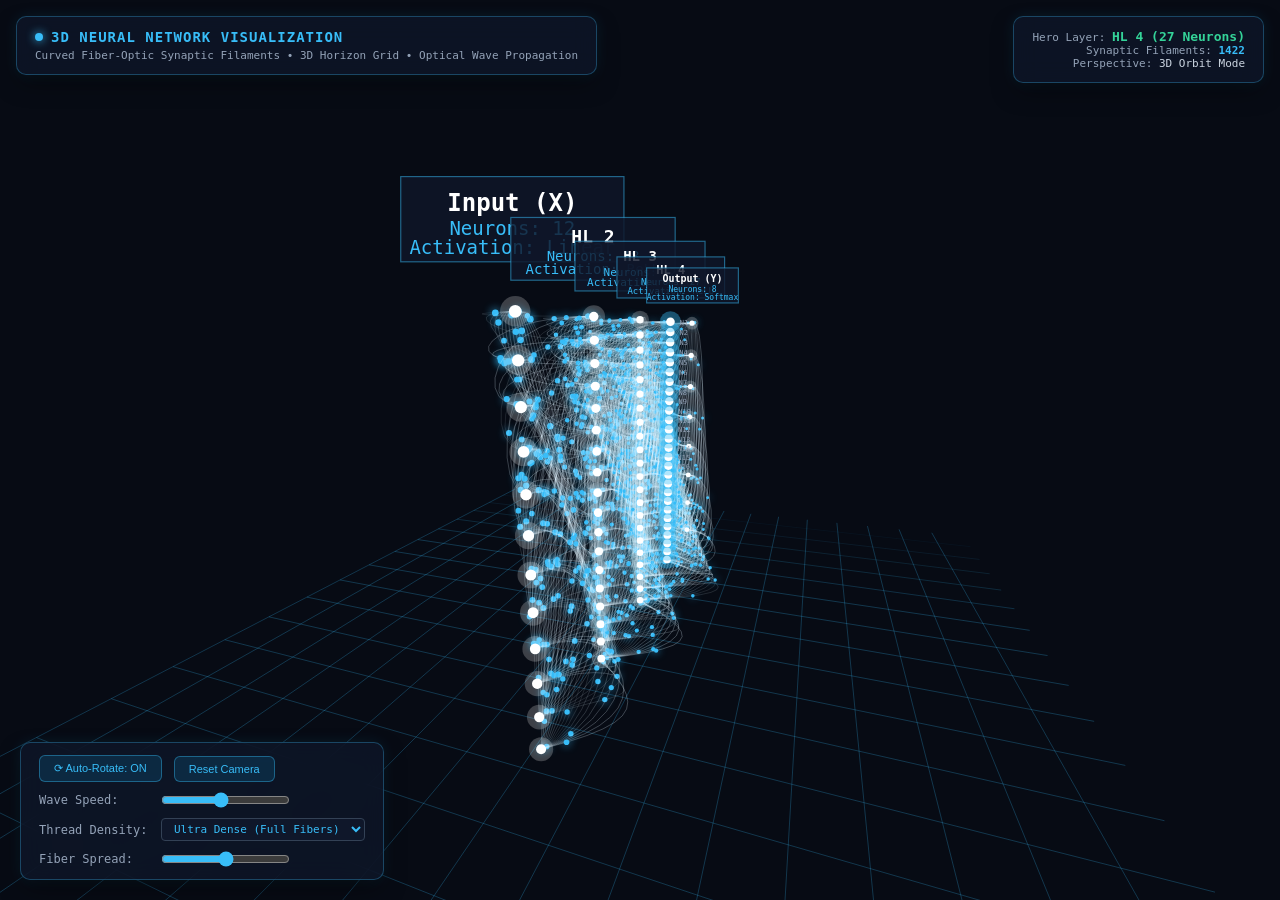
<file: 3d_neural_universe.html>
<!DOCTYPE html>
<html lang="en">
<head>
  <meta charset="UTF-8">
  <meta name="viewport" content="width=device-width, initial-scale=1.0">
  <title>3D Neural Universe - Curved Synaptic Filaments</title>
  <style>
    * { box-sizing: border-box; margin: 0; padding: 0; user-select: none; }
    body {
      background-color: #070b14;
      color: #e2e8f0;
      font-family: ui-monospace, SFMono-Regular, Menlo, Monaco, Consolas, monospace;
      overflow: hidden;
      width: 100vw;
      height: 100vh;
    }
    #canvas3d {
      width: 100%;
      height: 100%;
      display: block;
      cursor: grab;
    }
    #canvas3d:active { cursor: grabbing; }

    /* Top HUD */
    .top-bar {
      position: absolute;
      top: 16px;
      left: 16px;
      right: 16px;
      display: flex;
      justify-content: space-between;
      align-items: flex-start;
      pointer-events: none;
      z-index: 10;
    }
    .hud-card {
      background: rgba(15, 23, 42, 0.75);
      border: 1px solid rgba(56, 189, 248, 0.3);
      backdrop-filter: blur(12px);
      padding: 12px 18px;
      border-radius: 10px;
      box-shadow: 0 10px 25px -5px rgba(0, 0, 0, 0.5), 0 0 15px rgba(56, 189, 248, 0.1);
      pointer-events: auto;
    }
    .hud-title {
      font-size: 14px;
      font-weight: 800;
      color: #38bdf8;
      letter-spacing: 1px;
      display: flex;
      align-items: center;
      gap: 8px;
    }
    .hud-subtitle {
      font-size: 11px;
      color: #94a3b8;
      margin-top: 4px;
    }

    /* Control Panel Bottom Left */
    .controls-panel {
      position: absolute;
      bottom: 20px;
      left: 20px;
      display: flex;
      flex-direction: column;
      gap: 10px;
      z-index: 10;
      pointer-events: auto;
    }
    .ctrl-row {
      display: flex;
      align-items: center;
      gap: 12px;
      font-size: 12px;
    }
    .ctrl-row label {
      width: 110px;
      color: #94a3b8;
    }
    .ctrl-btn {
      background: rgba(14, 165, 233, 0.15);
      border: 1px solid rgba(56, 189, 248, 0.4);
      color: #38bdf8;
      padding: 6px 14px;
      border-radius: 6px;
      font-size: 11px;
      cursor: pointer;
      transition: all 0.2s;
    }
    .ctrl-btn:hover {
      background: rgba(14, 165, 233, 0.35);
      border-color: #38bdf8;
      box-shadow: 0 0 12px rgba(56, 189, 248, 0.4);
    }
    .ctrl-slider {
      accent-color: #38bdf8;
      cursor: pointer;
    }

    /* Floating Stats Top Right */
    .stats-card {
      position: absolute;
      top: 16px;
      right: 16px;
      text-align: right;
      font-size: 11px;
      color: #94a3b8;
      pointer-events: none;
      z-index: 10;
    }
    .stats-badge {
      font-size: 13px;
      font-weight: bold;
      color: #34d399;
    }
  </style>
</head>
<body>

  <!-- Top Info HUD -->
  <div class="top-bar">
    <div class="hud-card">
      <div class="hud-title">
        <span style="display:inline-block; width:8px; height:8px; border-radius:50%; background:#38bdf8; box-shadow:0 0 10px #38bdf8;"></span>
        3D NEURAL NETWORK VISUALIZATION
      </div>
      <div class="hud-subtitle">
        Curved Fiber-Optic Synaptic Filaments • 3D Horizon Grid • Optical Wave Propagation
      </div>
    </div>
  </div>

  <!-- Live Stats -->
  <div class="hud-card stats-card">
    <div>Hero Layer: <span class="stats-badge" id="heroBadge">HL 4 (27 Neurons)</span></div>
    <div>Synaptic Filaments: <span style="color:#38bdf8; font-weight:bold;" id="filamentCount">512</span></div>
    <div>Perspective: <span style="color:#cbd5e1;">3D Orbit Mode</span></div>
  </div>

  <!-- Controls Panel -->
  <div class="hud-card controls-panel">
    <div class="ctrl-row">
      <button class="ctrl-btn" id="autoRotateBtn">⟳ Auto-Rotate: ON</button>
      <button class="ctrl-btn" id="resetCamBtn">Reset Camera</button>
    </div>
    <div class="ctrl-row">
      <label>Wave Speed:</label>
      <input type="range" id="speedSlider" min="0.2" max="3" step="0.1" value="1.5" class="ctrl-slider">
    </div>
    <div class="ctrl-row">
      <label>Thread Density:</label>
      <select id="densitySelect" style="background:#0f172a; color:#38bdf8; border:1px solid #334155; padding:3px 8px; border-radius:4px; font-family:inherit; font-size:11px;">
        <option value="high" selected>Ultra Dense (Full Fibers)</option>
        <option value="medium">Medium</option>
        <option value="clean">Minimal Clean</option>
      </select>
    </div>
    <div class="ctrl-row">
      <label>Fiber Spread:</label>
      <input type="range" id="spreadSlider" min="2" max="12" step="0.5" value="7" class="ctrl-slider">
    </div>
  </div>

  <!-- 3D Canvas -->
  <canvas id="canvas3d"></canvas>

  <script>
    const canvas = document.getElementById('canvas3d');
    const ctx = canvas.getContext('2d');

    const autoRotateBtn = document.getElementById('autoRotateBtn');
    const resetCamBtn = document.getElementById('resetCamBtn');
    const speedSlider = document.getElementById('speedSlider');
    const densitySelect = document.getElementById('densitySelect');
    const spreadSlider = document.getElementById('spreadSlider');
    const filamentCountEl = document.getElementById('filamentCount');

    let autoRotate = true;
    let waveSpeed = 1.5;
    let fiberSpread = 7.0;

    // 3D Camera coordinates
    let yaw = -0.38;
    let pitch = 0.26;
    let camDist = 720;
    let fov = 520;

    let isDragging = false;
    let lastMouseX = 0;
    let lastMouseY = 0;

    // Network layers based on the viral reference screenshot:
    // Notice HL 4 has 27 neurons stacked vertically with curved incoming/outgoing lines!
    const layerConfigs = [
      { name: "Input (X)", neurons: 12, z: -300, act: "Linear" },
      { name: "HL 2", neurons: 18, z: -150, act: "ReLU" },
      { name: "HL 3", neurons: 22, z: 0, act: "ReLU" },
      { name: "HL 4", neurons: 27, z: 150, act: "ReLU" }, // Hero column
      { name: "Output (Y)", neurons: 8, z: 300, act: "Softmax" }
    ];

    let nodes = [];
    let curvedThreads = [];
    let pulseTime = 0;

    function buildNetwork() {
      nodes = [];
      curvedThreads = [];
      const density = densitySelect.value;
      const stepFactor = density === 'high' ? 1 : (density === 'medium' ? 2 : 3);

      layerConfigs.forEach((layer, lIdx) => {
        const count = layer.neurons;
        const totalHeight = 400;
        const startY = -totalHeight / 2;
        const stepY = totalHeight / (count - 1 || 1);

        for (let i = 0; i < count; i++) {
          const y = startY + i * stepY;
          nodes.push({
            x: 0, y, z: layer.z,
            layerIdx: lIdx,
            index: i,
            layerName: layer.name,
            total: count,
            act: layer.act
          });
        }
      });

      // Generate curved 3D Bezier filaments
      for (let l = 0; l < layerConfigs.length - 1; l++) {
        const srcNodes = nodes.filter(n => n.layerIdx === l);
        const dstNodes = nodes.filter(n => n.layerIdx === l + 1);

        srcNodes.forEach((src, sIdx) => {
          if (sIdx % stepFactor !== 0) return;
          dstNodes.forEach((dst, dIdx) => {
            if (dIdx % stepFactor !== 0) return;

            const dz = dst.z - src.z;
            const spreadX = ((sIdx - srcNodes.length / 2) + (dIdx - dstNodes.length / 2)) * fiberSpread;
            const spreadY = (sIdx - dIdx) * 2.2;

            const p1 = {
              x: src.x + spreadX,
              y: src.y + spreadY,
              z: src.z + dz * 0.35
            };
            const p2 = {
              x: dst.x + spreadX * 0.75,
              y: dst.y - spreadY * 0.6,
              z: src.z + dz * 0.65
            };

            const seed = Math.sin(sIdx * 23 + dIdx * 41);
            curvedThreads.push({
              src, dst,
              p1, p2,
              seed,
              alpha: Math.min(0.4, 0.12 + Math.abs(seed) * 0.2)
            });
          });
        });
      }

      filamentCountEl.textContent = curvedThreads.length;
    }

    // 3D Projection Math
    function project(x, y, z, cx, cy) {
      // Yaw
      const cosY = Math.cos(yaw), sinY = Math.sin(yaw);
      const x1 = x * cosY - z * sinY;
      const z1 = z * cosY + x * sinY;

      // Pitch
      const cosP = Math.cos(pitch), sinP = Math.sin(pitch);
      const y2 = y * cosP - z1 * sinP;
      const z2 = z1 * cosP + y * sinP + camDist;

      if (z2 <= 20) return null;

      const scale = fov / z2;
      return {
        x: cx + x1 * scale,
        y: cy + y2 * scale,
        scale: scale,
        depth: z2
      };
    }

    function evalCubic(p0, p1, p2, p3, t) {
      const it = 1 - t;
      return it*it*it*p0 + 3*it*it*t*p1 + 3*it*t*t*p2 + t*t*t*p3;
    }

    function resize() {
      const dpr = window.devicePixelRatio || 1;
      canvas.width = window.innerWidth * dpr;
      canvas.height = window.innerHeight * dpr;
      ctx.setTransform(dpr, 0, 0, dpr, 0, 0);
    }

    // Controls
    autoRotateBtn.addEventListener('click', () => {
      autoRotate = !autoRotate;
      autoRotateBtn.textContent = autoRotate ? "⟳ Auto-Rotate: ON" : "⟳ Auto-Rotate: OFF";
    });

    resetCamBtn.addEventListener('click', () => {
      yaw = -0.38;
      pitch = 0.26;
      camDist = 720;
    });

    speedSlider.addEventListener('input', e => waveSpeed = parseFloat(e.target.value));
    spreadSlider.addEventListener('input', e => {
      fiberSpread = parseFloat(e.target.value);
      buildNetwork();
    });
    densitySelect.addEventListener('change', buildNetwork);

    // Mouse / Touch Interaction
    canvas.addEventListener('mousedown', e => {
      isDragging = true;
      lastMouseX = e.clientX;
      lastMouseY = e.clientY;
      autoRotate = false;
      autoRotateBtn.textContent = "⟳ Auto-Rotate: OFF";
    });

    window.addEventListener('mouseup', () => isDragging = false);

    canvas.addEventListener('mousemove', e => {
      if (!isDragging) return;
      const dx = e.clientX - lastMouseX;
      const dy = e.clientY - lastMouseY;
      yaw += dx * 0.007;
      pitch = Math.max(-0.6, Math.min(0.9, pitch + dy * 0.007));
      lastMouseX = e.clientX;
      lastMouseY = e.clientY;
    });

    canvas.addEventListener('wheel', e => {
      e.preventDefault();
      camDist = Math.max(250, Math.min(1300, camDist + e.deltaY * 0.7));
    }, { passive: false });

    // Touch
    canvas.addEventListener('touchstart', e => {
      if (e.touches.length === 1) {
        isDragging = true;
        lastMouseX = e.touches[0].clientX;
        lastMouseY = e.touches[0].clientY;
        autoRotate = false;
        autoRotateBtn.textContent = "⟳ Auto-Rotate: OFF";
      }
    }, { passive: true });

    canvas.addEventListener('touchmove', e => {
      if (!isDragging || e.touches.length !== 1) return;
      const dx = e.touches[0].clientX - lastMouseX;
      const dy = e.touches[0].clientY - lastMouseY;
      yaw += dx * 0.007;
      pitch = Math.max(-0.6, Math.min(0.9, pitch + dy * 0.007));
      lastMouseX = e.touches[0].clientX;
      lastMouseY = e.touches[0].clientY;
    }, { passive: true });

    canvas.addEventListener('touchend', () => isDragging = false);

    // Perspective 3D Grid Floor
    function drawGridFloor(cx, cy) {
      const gridY = 240;
      const size = 550;
      const step = 65;

      ctx.lineWidth = 0.9;
      for (let z = -size; z <= size; z += step) {
        const pA = project(-size, gridY, z, cx, cy);
        const pB = project(size, gridY, z, cx, cy);
        if (pA && pB) {
          const depth = (pA.depth + pB.depth) / 2;
          const alpha = Math.max(0, Math.min(0.28, 1 - depth / 1300));
          ctx.strokeStyle = `rgba(56, 189, 248, ${alpha})`;
          ctx.beginPath();
          ctx.moveTo(pA.x, pA.y);
          ctx.lineTo(pB.x, pB.y);
          ctx.stroke();
        }
      }
      for (let x = -size; x <= size; x += step) {
        const pA = project(x, gridY, -size, cx, cy);
        const pB = project(x, gridY, size, cx, cy);
        if (pA && pB) {
          const depth = (pA.depth + pB.depth) / 2;
          const alpha = Math.max(0, Math.min(0.28, 1 - depth / 1300));
          ctx.strokeStyle = `rgba(56, 189, 248, ${alpha})`;
          ctx.beginPath();
          ctx.moveTo(pA.x, pA.y);
          ctx.lineTo(pB.x, pB.y);
          ctx.stroke();
        }
      }
    }

    // Floating Glass Layer Headers (Matching the screenshot exactly)
    function drawLayerHeaders(cx, cy) {
      layerConfigs.forEach(cfg => {
        const pTop = project(0, -235, cfg.z, cx, cy);
        if (!pTop) return;

        const w = 110 * pTop.scale * 1.5;
        const h = 42 * pTop.scale * 1.5;
        const x = pTop.x - w / 2;
        const y = pTop.y - h;

        // Semi-transparent blue card with cyan border
        ctx.fillStyle = 'rgba(15, 23, 42, 0.82)';
        ctx.fillRect(x, y, w, h);
        ctx.strokeStyle = 'rgba(56, 189, 248, 0.5)';
        ctx.lineWidth = 1.2;
        ctx.strokeRect(x, y, w, h);

        // Header text
        ctx.fillStyle = '#ffffff';
        ctx.font = `bold ${Math.max(9, Math.round(12 * pTop.scale * 1.5))}px monospace`;
        ctx.textAlign = 'center';
        ctx.fillText(cfg.name, pTop.x, y + 17 * pTop.scale * 1.5);

        ctx.fillStyle = '#38bdf8';
        ctx.font = `${Math.max(8, Math.round(9.5 * pTop.scale * 1.5))}px monospace`;
        ctx.fillText(`Neurons: ${cfg.neurons}`, pTop.x, y + 29 * pTop.scale * 1.5);
        ctx.fillText(`Activation: ${cfg.act}`, pTop.x, y + 38 * pTop.scale * 1.5);
      });
    }

    // Render loop
    function render() {
      if (autoRotate) yaw += 0.0025;
      pulseTime += 0.02 * waveSpeed;

      const cx = window.innerWidth / 2;
      const cy = window.innerHeight / 2 + 20;

      ctx.clearRect(0, 0, window.innerWidth, window.innerHeight);

      // 1. Grid Floor
      drawGridFloor(cx, cy);

      // 2. Curved Filaments (Optical Threads)
      curvedThreads.forEach(t => {
        const segments = 12;
        let prevP = project(t.src.x, t.src.y, t.src.z, cx, cy);
        if (!prevP) return;

        ctx.beginPath();
        ctx.moveTo(prevP.x, prevP.y);

        for (let i = 1; i <= segments; i++) {
          const ratio = i / segments;
          const x = evalCubic(t.src.x, t.p1.x, t.p2.x, t.dst.x, ratio);
          const y = evalCubic(t.src.y, t.p1.y, t.p2.y, t.dst.y, ratio);
          const z = evalCubic(t.src.z, t.p1.z, t.p2.z, t.dst.z, ratio);

          const curP = project(x, y, z, cx, cy);
          if (curP) ctx.lineTo(curP.x, curP.y);
        }

        ctx.strokeStyle = `rgba(224, 242, 254, ${t.alpha})`;
        ctx.lineWidth = 0.85;
        ctx.stroke();

        // Animated Signal Wave Packet
        const waveProgress = (pulseTime + Math.abs(t.seed) * 2.5) % 1;
        const wx = evalCubic(t.src.x, t.p1.x, t.p2.x, t.dst.x, waveProgress);
        const wy = evalCubic(t.src.y, t.p1.y, t.p2.y, t.dst.y, waveProgress);
        const wz = evalCubic(t.src.z, t.p1.z, t.p2.z, t.dst.z, waveProgress);

        const wp = project(wx, wy, wz, cx, cy);
        if (wp) {
          ctx.beginPath();
          ctx.arc(wp.x, wp.y, 1.8 * wp.scale * 1.5, 0, Math.PI * 2);
          ctx.fillStyle = '#38bdf8';
          ctx.shadowColor = '#38bdf8';
          ctx.shadowBlur = 8;
          ctx.fill();
          ctx.shadowBlur = 0;
        }
      });

      // 3. Layer Headers
      drawLayerHeaders(cx, cy);

      // 4. Neurons (Nodes) - Depth Sorted
      const projectedNodes = [];
      nodes.forEach(n => {
        const p = project(n.x, n.y, n.z, cx, cy);
        if (p) projectedNodes.push({ node: n, p });
      });

      projectedNodes.sort((a, b) => b.p.depth - a.p.depth);

      projectedNodes.forEach(({ node, p }) => {
        const isHero = node.layerName === "HL 4";
        const radius = (isHero ? 4.2 : 3.0) * p.scale * 1.6;

        // Outer Glow
        ctx.beginPath();
        ctx.arc(p.x, p.y, radius * 2.4, 0, Math.PI * 2);
        ctx.fillStyle = isHero ? 'rgba(56, 189, 248, 0.4)' : 'rgba(255, 255, 255, 0.22)';
        ctx.fill();

        // Bright Core
        ctx.beginPath();
        ctx.arc(p.x, p.y, radius, 0, Math.PI * 2);
        ctx.fillStyle = '#ffffff';
        ctx.fill();

        // Node Numbers for Hero Column
        if (isHero && p.scale > 0.6) {
          ctx.fillStyle = '#94a3b8';
          ctx.font = `${Math.max(7, Math.round(8.5 * p.scale))}px monospace`;
          ctx.textAlign = 'left';
          ctx.fillText(`N${node.index + 1}`, p.x + radius + 5, p.y + 3);
        }
      });

      requestAnimationFrame(render);
    }

    window.addEventListener('resize', resize);
    resize();
    buildNetwork();
    render();
  </script>
</body>
</html>
</file>
